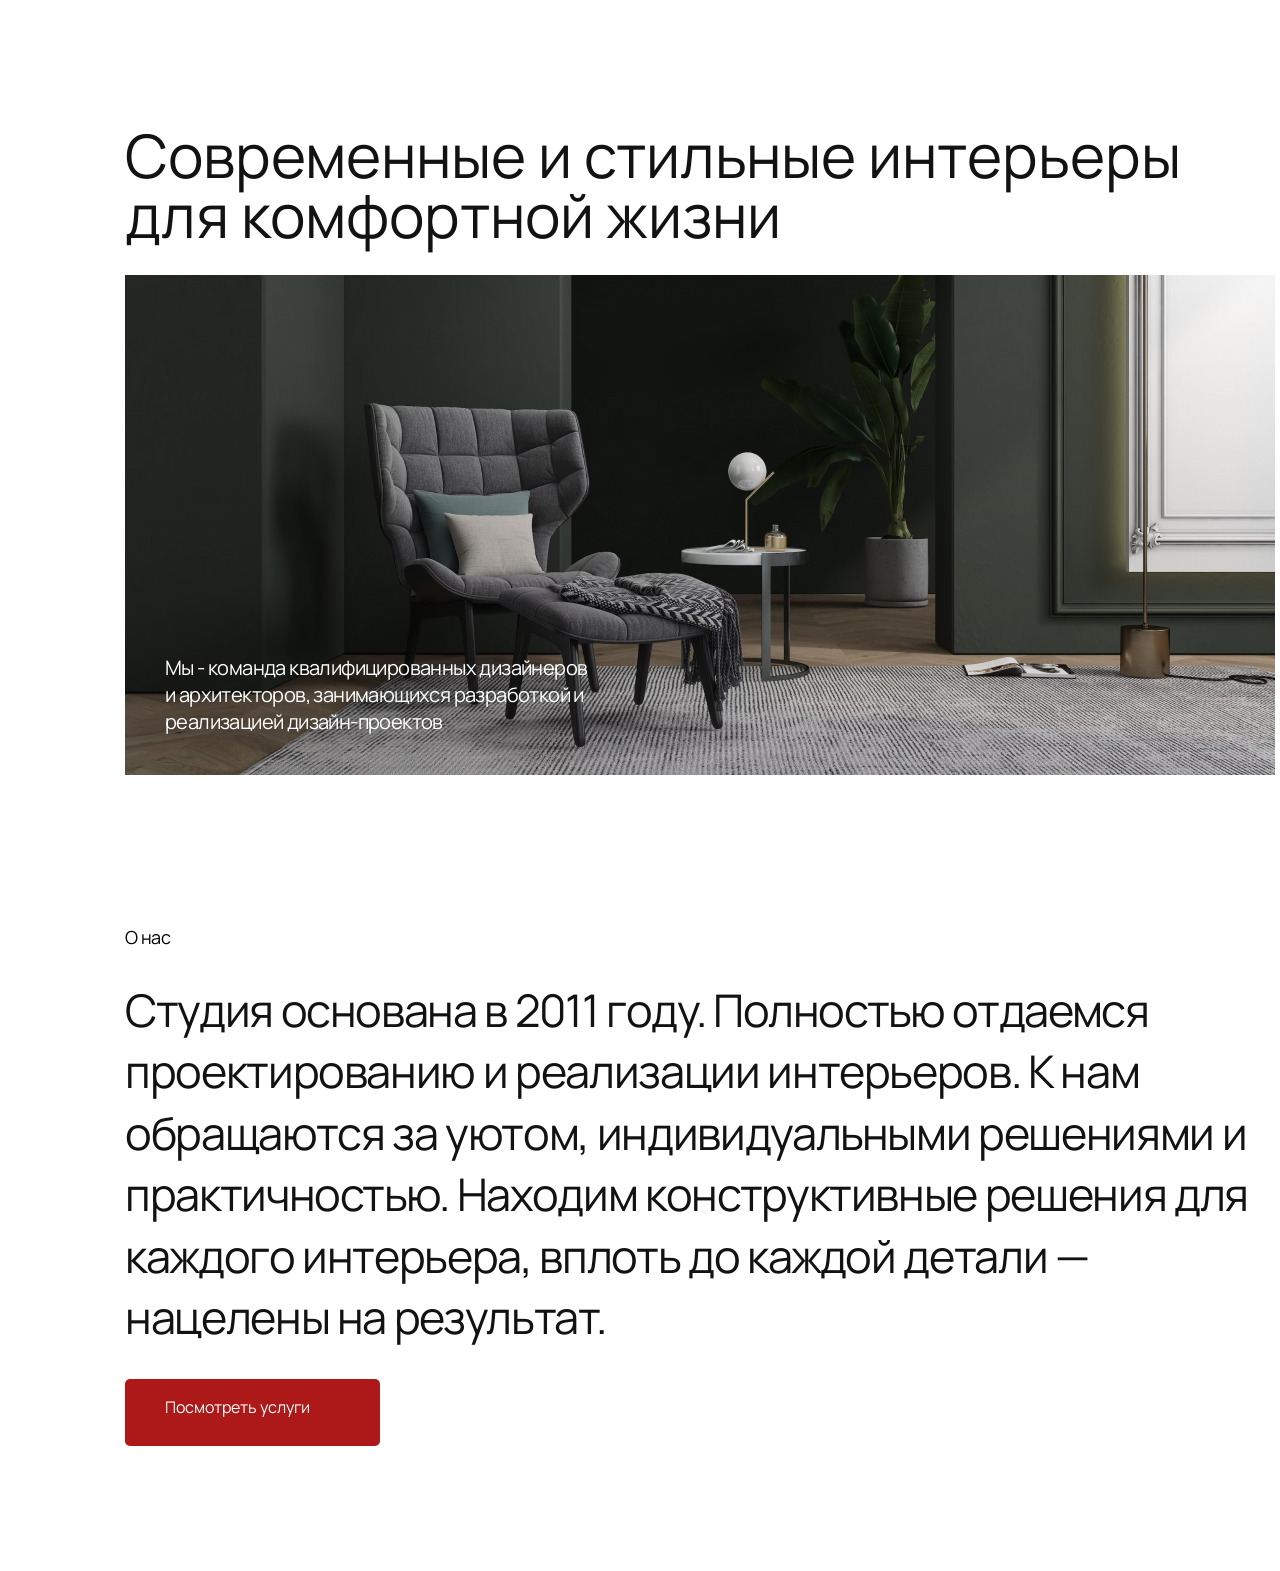
<file: index.html>
<!DOCTYPE html>
<html lang="en">
<head>
    <meta charset="UTF-8">
    <title>Метрика</title>
    <link rel="stylesheet" href="./styles/reset.css">
    <link rel="preconnect" href="https://fonts.googleapis.com">
<link rel="preconnect" href="https://fonts.gstatic.com" crossorigin>
<link href="https://fonts.googleapis.com/css2?family=Manrope&family=Roboto:ital,wght@0,100;0,300;0,400;0,500;0,700;0,900;1,100;1,300;1,400;1,500;1,700;1,900&display=swap" rel="stylesheet">
    <link rel="stylesheet" href="./styles/index.css">
</head>
<body>
    <div class="conainer">
        <h1 class="title">Современные и стильные интерьеры для комфортной жизни</h1>
    <div class="image">
        <div class="image_text">
            <p>Мы - команда квалифицированных дизайнеров и архитекторов, занимающихся разработкой и реализацией дизайн-проектов</p>
        </div>
    </div>
    <h2>О нас</h2>
    <p class="history">
        Студия основана в 2011 году. Полностью отдаемся проектированию и реализации интерьеров. К нам обращаются за уютом, индивидуальными решениями и практичностью. Находим конструктивные решения для каждого интерьера, вплоть до каждой детали — нацелены на результат.
    </p>
        <a class="btn" href="#">Посмотреть услуги
</a>
    </div>
     </body>
</html>
</file>
<file: styles/index.css>
body {
    font-family: "Manrope" , sans-serif;
    width: 100%;
    background: #f5f5f5;
}

.conainer {
    margin: 0 auto;
    width: 1400px;
    background: #ffffff;
    padding: 125px;
}

.image {
    margin-top: 30px;
    padding-top: 379px;
    padding-left: 40px;
     height: 500px;
    width: 1150px;
    background-image: url(../resources/Rectangle\ 1.png);
    margin-bottom: 150px;
}

.image_text {
    width: 430px;
    font-weight: 400;
    font-size: 20px;
    line-height: 27px;
    color: #ffffff;
    letter-spacing: -0.03em;
}

h1 {
    font-weight: 400;
    font-size: 60px;
    line-height: 60px;
    color: #121212;
    text-align: left;
}

h2 {
    font-size: 18px;
    font-weight: 400;
    line-height: 25px;
    text-align: left;
    letter-spacing: -0.03em;
    
}

.image_text {
    font-size: 20px;
    font-weight: 400;
    letter-spacing: -0.03em;
}

p.history {
    margin-top: 30px;
    font-size: 45px;
    font-weight: 400;
    letter-spacing: -0.03em;
    text-align: left;
    color: #121212;
    line-height: 61.47px;
    
}

.btn {
    display: block;
    margin-top: 30px;
    border-radius: 5px;
    padding: 20px 40px;
    width: 255px;
    height: 67px;
    background: #ad1818;
    color: #ffffff;
    text-decoration: none;
}
</file>
